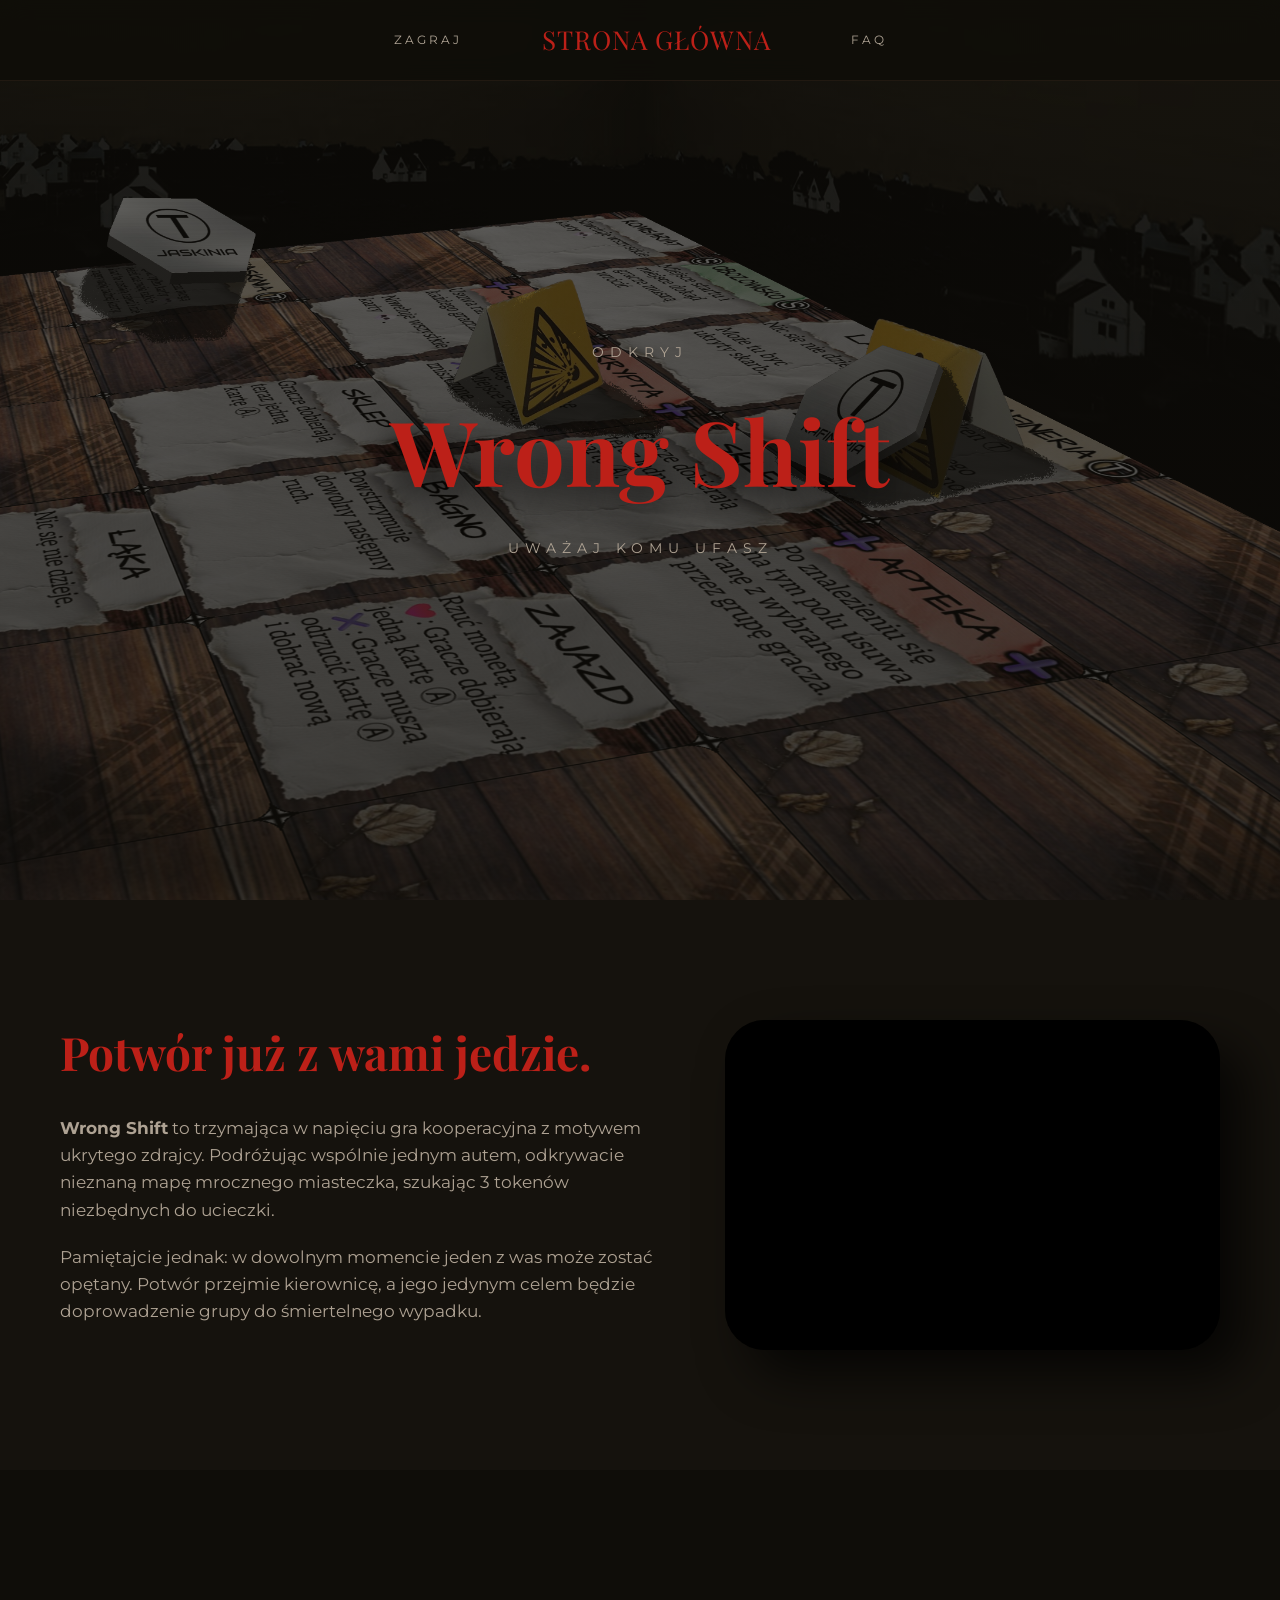
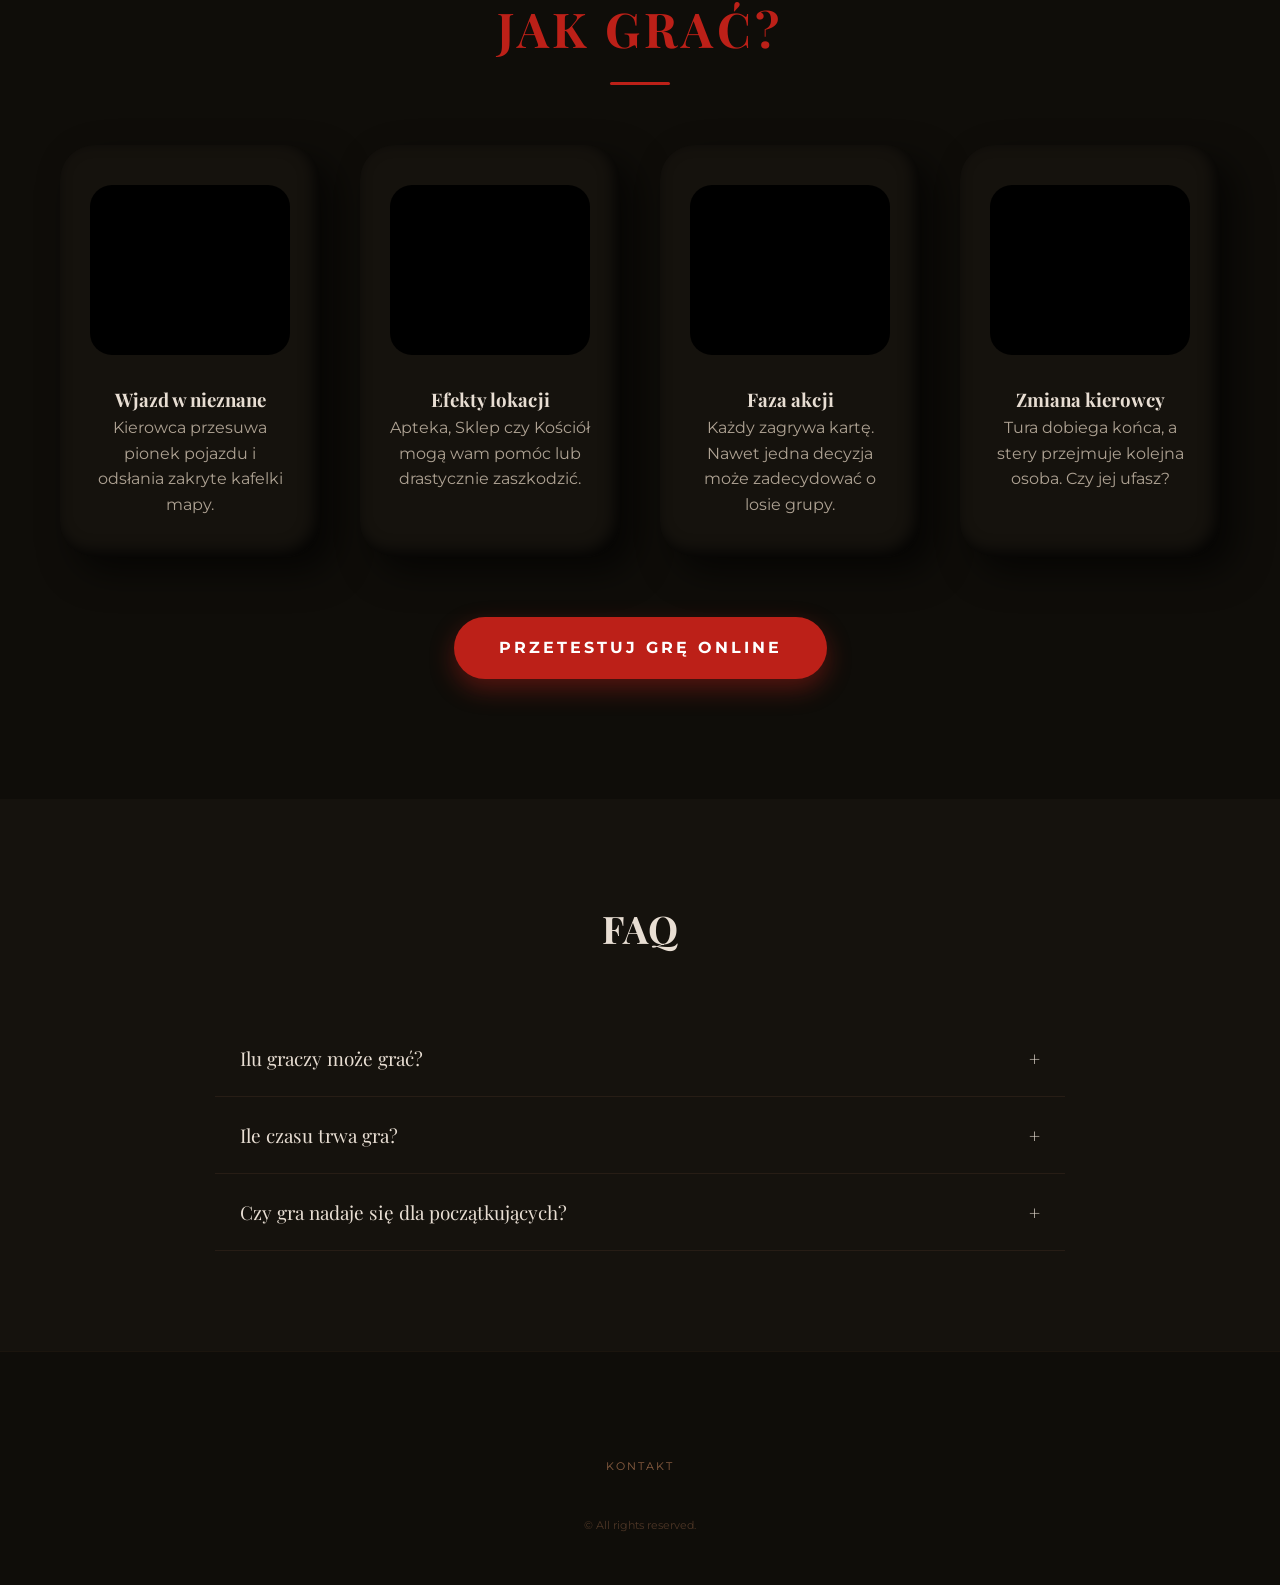
<file: index.html>
<!DOCTYPE html>
<html lang="pl">
<head>
    <link rel="icon" type="image/x-icon" href="assets/favicon/favico2.png">
    <meta charset="UTF-8">
    <meta name="viewport" content="width=device-width, initial-scale=1.0">
    <title>Wrong Shift</title>
    <link href="https://fonts.googleapis.com/css2?family=Montserrat:wght@300;400;700&family=Playfair+Display:ital,wght@0,700;1,700&display=swap" rel="stylesheet">
    <link rel="stylesheet" href="styles.css">
</head>
<body>

    <header>
        <nav>
            <a href="#zagraj">zagraj</a>
            <a href="#" class="logo-placeholder">Strona główna</a>
            <a href="#faq">FAQ</a>
        </nav>
    </header>

    <section class="hero">
        <div class="hero-slider" id="heroSlider"></div>
        <div class="hero-content">
           <p class="hero-sub">Odkryj</p>
            <h1>Wrong Shift</h1>
            <p class="hero-sub">Uważaj komu ufasz</p>
        </div>
    </section>

    <div id="videoModal" class="video-modal">
        <span class="close-modal">&times;</span>
        <video id="modalVideo" autoplay loop muted playsinline></video>
    </div>

    <section id="about" class="about">
        <div class="container">
            <div class="about-flex">
                <div class="about-text">
                    <h2>Potwór już z wami jedzie.</h2>
                    <p><strong>Wrong Shift</strong> to trzymająca w napięciu gra kooperacyjna z motywem ukrytego zdrajcy. Podróżując wspólnie jednym autem, odkrywacie nieznaną mapę mrocznego miasteczka, szukając 3 tokenów niezbędnych do ucieczki.</p>
                    <p>Pamiętajcie jednak: w dowolnym momencie jeden z was może zostać opętany. Potwór przejmie kierownicę, a jego jedynym celem będzie doprowadzenie grupy do śmiertelnego wypadku.</p>
                </div>
                
                <div class="about-media">
                    <iframe width="100%" height="100%" src="https://www.youtube.com/embed/mhOHp_khPQc?si=eODFXpwwkUIZ-dRd" frameborder="0" allow="accelerometer;  clipboard-write; encrypted-media; gyroscope; picture-in-picture" allowfullscreen style="border: none;"></iframe>
                </div>
            </div>
        </div>
    </section>

    <section class="features">
        <div class="container">
            <h2 class="section-title-centered">Jak grać?</h2>
            
            <div class="features-grid">
                <div class="feature-card">
                    <div class="feature-icon-media">
                        <video class="feature-video" autoplay loop muted playsinline preload="metadata">
                            <source src="assets/video/Kwa1.mp4" type="video/mp4">
                        </video>
                    </div>
                    <h3>Wjazd w nieznane</h3>
                    <p>Kierowca przesuwa pionek pojazdu i odsłania zakryte kafelki mapy.</p>
                </div>
                
                <div class="feature-card">
                    <div class="feature-icon-media">
                        <video class="feature-video" autoplay loop muted playsinline preload="metadata">
                            <source src="assets/video/Kwa2.mp4" type="video/mp4">
                        </video>
                    </div>
                    <h3>Efekty lokacji</h3>
                    <p>Apteka, Sklep czy Kościół mogą wam pomóc lub drastycznie zaszkodzić.</p>
                </div>
                
                <div class="feature-card">
                    <div class="feature-icon-media">
                        <video class="feature-video" autoplay loop muted playsinline preload="metadata">
                            <source src="assets/video/Kwa3.mp4" type="video/mp4">
                        </video>
                    </div>
                    <h3>Faza akcji</h3>
                    <p>Każdy zagrywa kartę. Nawet jedna decyzja może zadecydować o losie grupy.</p>
                </div>
                
                <div class="feature-card">
                    <div class="feature-icon-media">
                        <video class="feature-video" autoplay loop muted playsinline preload="metadata">
                            <source src="assets/video/Kwa4.mp4" type="video/mp4">
                        </video>
                    </div>
                    <h3>Zmiana kierowcy</h3>
                    <p>Tura dobiega końca, a stery przejmuje kolejna osoba. Czy jej ufasz?</p>
                </div>
            </div>
            
            <section id="zagraj" class="test">
                <div class="features-cta">
                    <a href="https://screentop.gg/@pewus/Wrong-shift-PL" target="_blank">Przetestuj grę online</a>
                </div>
            </section>
        </div>
    </section>

    <section id="faq" class="faq">
        <div class="container">
            <h2>FAQ</h2>
            <div class="accordion">
                <div class="accordion-item">
                    <button class="accordion-header">Ilu graczy może grać? <span>+</span></button>
                    <div class="accordion-content">
                        <p>Rekomendowana ilość graczy to od 4 do 6,<br>ale możliwa jest rozgrywka od 3 do 9 osób.</p>
                    </div>
                </div>
                <div class="accordion-item">
                    <button class="accordion-header">Ile czasu trwa gra? <span>+</span></button>
                    <div class="accordion-content">
                        <p>Typowa gra trwa między 30 a 90 minut, w zależności od liczby graczy i ich doświadczenia.</p>
                    </div>
                </div>
                <div class="accordion-item">
                    <button class="accordion-header">Czy gra nadaje się dla początkujących? <span>+</span></button>
                    <div class="accordion-content">
                        <p>Tak! Gra oferuje głęboką strategię, ale podstawowej mechaniki łatwo się nauczyć, a instrukcja zawiera dział z najważniejszymi zasadami, co ułatwia pierwsze rozgrywki.</p>
                    </div>
                </div>
            </div>
        </div>
    </section>

    <footer>
        <div class="container">
            <div class="footer-links">
                <a href="contact.html">Kontakt</a>
            </div>
            <p class="footer-info">&copy; All rights reserved.</p>
        </div>
    </footer>

    <script src="main.js"></script>
</body>
</html>
</file>
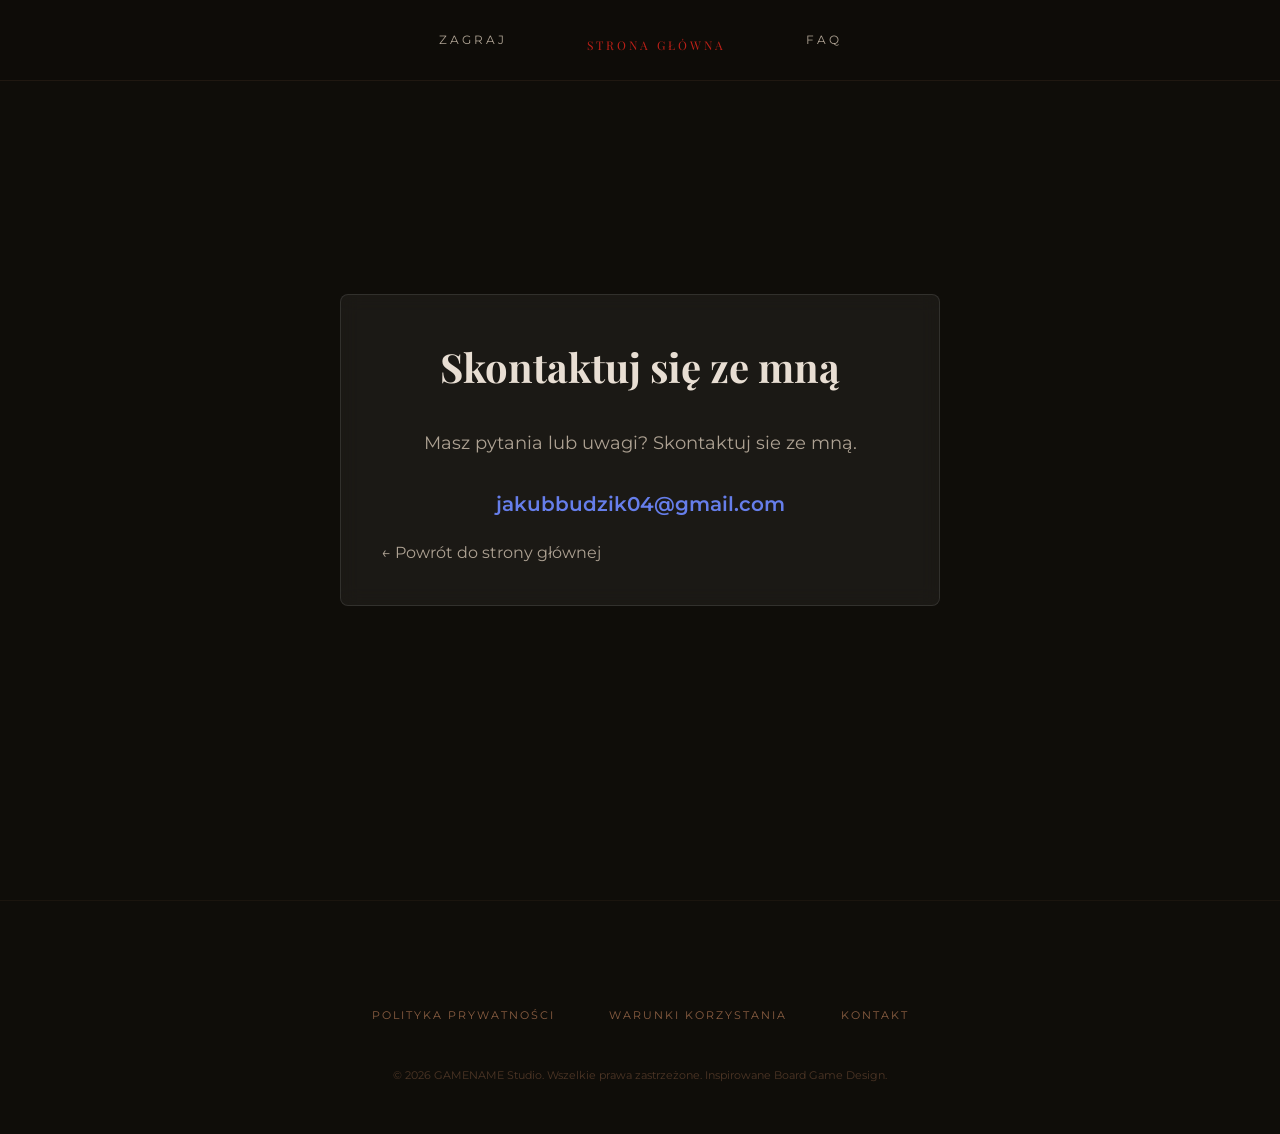
<file: contact.html>
<!DOCTYPE html>
<html lang="pl">
<head>
     <link rel="icon" type="image/x-icon" href="assets/favicon/favico2.png">
    <meta charset="UTF-8">
    <meta name="viewport" content="width=device-width, initial-scale=1.0">
    <title>Kontakt - Wrong Shift</title>
    
    <link href="https://fonts.googleapis.com/css2?family=Montserrat:wght@300;400;700&family=Playfair+Display:ital,wght@0,700;1,700&display=swap" rel="stylesheet">
    <link rel="stylesheet" href="styles.css">
    <style>
        .contact-section {
            min-height: 100vh;
            display: flex;
            align-items: center;
            padding: 60px 20px;
        }

        .contact-container {
            max-width: 600px;
            margin: 0 auto;
            width: 100%;
        }

        .contact-form {
            background: rgba(255, 255, 255, 0.05);
            border: 1px solid rgba(255, 255, 255, 0.1);
            padding: 40px;
            border-radius: 8px;
            backdrop-filter: blur(10px);
        }

        .contact-form h2 {
            text-align: center;
            margin-bottom: 30px;
            font-size: 2.5em;
            font-family: 'Playfair Display', serif;
        }

        .form-group {
            margin-bottom: 20px;
        }

        .form-group label {
            display: block;
            margin-bottom: 8px;
            color: var(--text-main);
            font-weight: 500;
        }

        .form-group input,
        .form-group textarea {
            width: 100%;
            padding: 12px;
            background: rgba(255, 255, 255, 0.1);
            border: 1px solid rgba(255, 255, 255, 0.2);
            color: var(--text-main);
            border-radius: 4px;
            font-family: 'Montserrat', sans-serif;
            font-size: 14px;
        }

        .form-group input:focus,
        .form-group textarea:focus {
            outline: none;
            border-color: rgba(255, 255, 255, 0.5);
            background: rgba(255, 255, 255, 0.15);
        }

        .form-group textarea {
            resize: vertical;
            min-height: 150px;
        }

        .submit-btn {
            width: 100%;
            padding: 14px;
            background: linear-gradient(135deg, #667eea 0%, #764ba2 100%);
            color: white;
            border: none;
            border-radius: 4px;
            font-size: 16px;
            font-weight: 600;
            cursor: pointer;
            font-family: 'Montserrat', sans-serif;
            transition: transform 0.2s, box-shadow 0.2s;
        }

        .submit-btn:hover {
            transform: translateY(-2px);
            box-shadow: 0 8px 20px rgba(102, 126, 234, 0.4);
        }

        .back-link {
            display: inline-block;
            margin-top: 20px;
            color: var(--text-main);
            text-decoration: none;
            transition: color 0.2s;
        }

        .back-link:hover {
            color: #667eea;
        }
    </style>
</head>
<body>

    <header>
        <nav>
            <a href="index.html#zagraj">Zagraj </a>
            <div class="logo-placeholder"><a href="index.html" style="text-decoration: none; color: inherit;">Strona główna</a>
            </div>
            <a href="index.html#faq">FAQ</a>
        </nav>
    </header>

    <section class="contact-section">
        <div class="contact-container">
            <div class="contact-form">
                <h2>Skontaktuj się ze mną</h2>
                <p style="text-align: center; color: var(--text-main); font-size: 18px; margin-bottom: 30px;">
                    Masz pytania lub uwagi? Skontaktuj sie ze mną.
                </p>
                <div style="text-align: center;">
                    <span style="color: #667eea; font-size: 20px; font-weight: 600;">
                        jakubbudzik04@gmail.com
                    </span>
                </div>
                <a href="index.html" class="back-link">← Powrót do strony głównej</a>
            </div>
        </div>
    </section>

    <footer>
        <div class="container">
            <div class="footer-links">
                <a href="#">Polityka Prywatności</a>
                <a href="#">Warunki Korzystania</a>
                <a href="contact.html">Kontakt</a>
            </div>
            <p class="footer-info">&copy; 2026 GAMENAME Studio. Wszelkie prawa zastrzeżone. Inspirowane Board Game Design.</p>
        </div>
    </footer>

    <script>
       
    </script>
</body>
</html>
</file>
<file: styles.css>
:root {
    --bg-color: #0f0d09;
    --section-bg: #15120d;
    --accent-color: #bc2018;
    --text-main: #aea293;
    --text-muted: #8a5e42;
    --text-heading: #e8ded3;
    --transition: all 0.4s cubic-bezier(0.165, 0.84, 0.44, 1);
}

* {
    margin: 0;
    padding: 0;
    box-sizing: border-box;
}

html {
    scroll-behavior: smooth;
}

body {
    font-family: 'Montserrat', sans-serif;
    background-color: var(--bg-color);
    color: var(--text-main);
    line-height: 1.6;
    overflow-x: hidden;
}

h1, h2, h3 {
    font-family: 'Playfair Display', serif;
    color: var(--text-heading);
    font-weight: 700;
}

a {
    text-decoration: none;
    color: inherit;
    transition: var(--transition);
}

.container {
    max-width: 1200px;
    margin: 0 auto;
    padding: 0 20px;
}

/* nawigacja */

header {
    position: fixed;
    top: 0;
    width: 100%;
    z-index: 1000;
    background: rgba(15, 13, 9, 0.85);
    backdrop-filter: blur(12px);
    border-bottom: 1px solid rgba(138, 94, 66, 0.15);
}

nav {
    display: flex;
    justify-content: center;
    align-items: center;
    height: 80px;
    gap: 50px;
}

nav a {
    text-transform: uppercase;
    font-size: 12px;
    letter-spacing: 3px;
    color: var(--text-main);
}

nav a:hover {
    color: var(--accent-color);
    text-shadow: 0 0 10px rgba(188, 32, 24, 0.5);
}

.logo-placeholder {
    font-family: 'Playfair Display', serif;
    font-size: 26px;
    color: var(--accent-color);
    margin: 0 30px;
    letter-spacing: 1px;
}

/* hero */

.hero {
    height: 100vh;
    width: 100%;
    position: relative;
    overflow: hidden;
    display: flex;
    align-items: center;
    justify-content: center;
    text-align: center;
}

.hero-slider {
    position: absolute;
    top: 0;
    left: 0;
    width: 100%;
    height: 100%;
    z-index: 0;
}

.hero-slide {
    width: 100%;
    height: 100%;
    background-size: cover;
    background-position: center;
}

.hero-content {
    position: relative;
    z-index: 1;
    max-width: 800px;
    padding: 0 20px;
}

.hero-content h1 {
    font-size: clamp(45px, 9vw, 90px);
    color: var(--accent-color);
    text-shadow: 0 10px 40px rgba(0, 0, 0, 1);
    margin: 15px 0;
}

.hero-sub {
    color: var(--text-main);
    letter-spacing: 6px;
    text-transform: uppercase;
    font-size: 14px;
}

/* about */

.about {
    padding: 120px 0;
    background-color: var(--section-bg);
}

.about-flex {
    display: flex;
    align-items: center;
    gap: 70px;
    flex-wrap: wrap;
}

.about-text {
    flex: 1.2;
    min-width: 320px;
}

.about-text h2 {
    font-size: 46px;
    margin-bottom: 35px;
    color: var(--accent-color);
    line-height: 1.2;
}

.about-text p {
    margin-bottom: 20px;
    font-size: 17px;
}

.about-media {
    flex: 1;
    min-width: 320px;
    aspect-ratio: 1.5 / 1;
    border-radius: 40px;
    overflow: hidden;
    background-color: #000;
    box-shadow: 25px 25px 50px rgba(0, 0, 0, 0.7), inset 0 0 30px rgba(0, 0, 0, 0.9);
}

/* jak grać */

.section-title-centered {
    text-align: center;
    font-size: clamp(32px, 5vw, 48px);
    color: var(--accent-color);
    margin-bottom: 60px;
    text-transform: uppercase;
    letter-spacing: 4px;
    font-family: 'Playfair Display', serif;
}

.section-title-centered::after {
    content: '';
    display: block;
    width: 60px;
    height: 3px;
    background: var(--accent-color);
    margin: 15px auto 0;
    border-radius: 2px;
}

/* karty z filmami */

.features {
    padding: 120px 0;
    background-color: var(--bg-color);
}

.features-grid {
    display: grid;
    grid-template-columns: repeat(auto-fit, minmax(260px, 1fr));
    gap: 40px;
}

.feature-card {
    padding: 40px 30px;
    background: var(--section-bg);
    border-radius: 35px;
    box-shadow: 15px 15px 35px rgba(0, 0, 0, 0.6), inset -5px -5px 15px rgba(0, 0, 0, 0.8);
    transition: var(--transition);
    text-align: center;
    height: 100%;
}

.feature-card:hover {
    transform: translateY(-12px);
    box-shadow: 20px 20px 45px rgba(0, 0, 0, 0.8);
}

.feature-icon-media {
    width: 100%;
    height: 170px;
    margin-bottom: 30px;
    border-radius: 22px;
    overflow: hidden;
    cursor: pointer;
    background: #000;
}

.feature-video {
    width: 100%;
    height: 100%;
    object-fit: cover;
    filter: brightness(0.85);
}

.features-cta {
    text-align: center;
    margin-top: 60px;
}

.features-cta a {
    display: inline-block;
    padding: 18px 45px;
    background: var(--accent-color);
    color: #fff;
    border-radius: 60px;
    font-weight: 700;
    text-transform: uppercase;
    letter-spacing: 3px;
    box-shadow: 0 10px 25px rgba(188, 32, 24, 0.4);
}

/* faq */

.faq {
    padding: 100px 0;
    background: var(--section-bg);
}

.faq h2 {
    text-align: center;
    margin-bottom: 60px;
    font-size: 38px;
}

.accordion {
    max-width: 850px;
    margin: 0 auto;
}

.accordion-item {
    border-bottom: 1px solid rgba(138, 94, 66, 0.15);
}

.accordion-header {
    width: 100%;
    padding: 25px;
    background: none;
    border: none;
    color: var(--text-heading);
    cursor: pointer;
    display: flex;
    justify-content: space-between;
    font-size: 19px;
    font-family: 'Playfair Display';
}

.accordion-content {
    max-height: 0;
    overflow: hidden;
    transition: 0.4s ease-out;
    color: var(--text-muted);
}

.accordion-content p {
    padding: 0 25px 25px;
}

/* modal wideo */

.video-modal {
    display: none;
    position: fixed;
    z-index: 9999;
    left: 0;
    top: 0;
    width: 100%;
    height: 100%;
    background: rgba(0, 0, 0, 0.97);
    align-items: center;
    justify-content: center;
}

#modalVideo {
    max-width: 85%;
    max-height: 80%;
    border-radius: 15px;
}

.close-modal {
    position: absolute;
    top: 30px;
    right: 50px;
    color: #fff;
    font-size: 60px;
    cursor: pointer;
}

/* footer */

footer {
    padding: 100px 0 50px;
    background-color: var(--bg-color);
    text-align: center;
    border-top: 1px solid rgba(138, 94, 66, 0.1);
}

.footer-links {
    margin-bottom: 40px;
}

.footer-links a {
    margin: 0 25px;
    font-size: 11px;
    color: var(--text-muted);
    text-transform: uppercase;
    letter-spacing: 2px;
}

.footer-info {
    font-size: 11px;
    color: var(--text-muted);
    opacity: 0.5;
}

/* scroll z fixed headerem */

#about, #faq, #zagraj {
    scroll-margin-top: 120px;
}

/* mobile */

@media (max-width: 768px) {
    nav { gap: 20px; }
    .logo-placeholder { font-size: 20px; margin: 0; }
    nav a { font-size: 10px; letter-spacing: 1px; }
    .hero-content h1 { font-size: 50px; }
    .features-grid { grid-template-columns: 1fr; }
    .about-media { width: 100%; border-radius: 25px; }
    .close-modal { right: 20px; top: 10px; font-size: 40px; }
    
    .accordion-item:last-child .accordion-header,
    .accordion-item:last-child .accordion-content p {
        text-align: left;
    }
}
</file>
